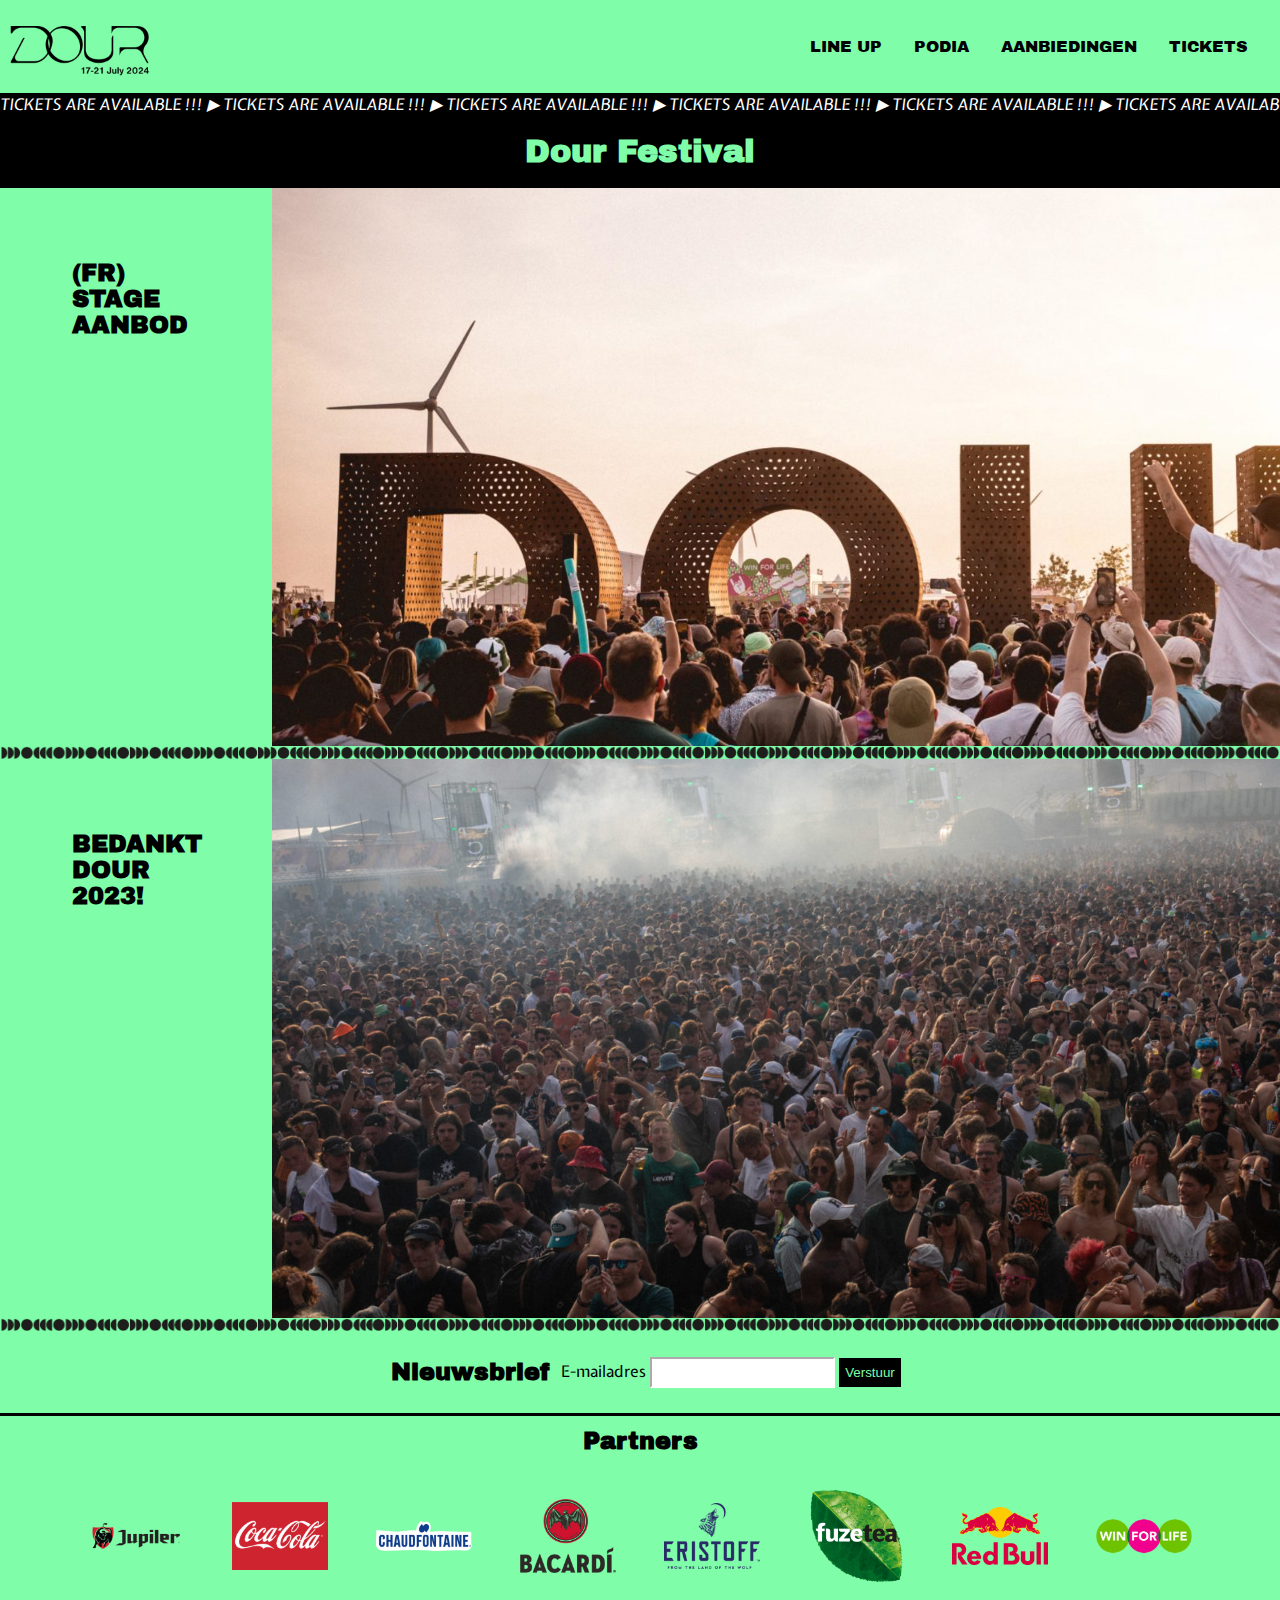
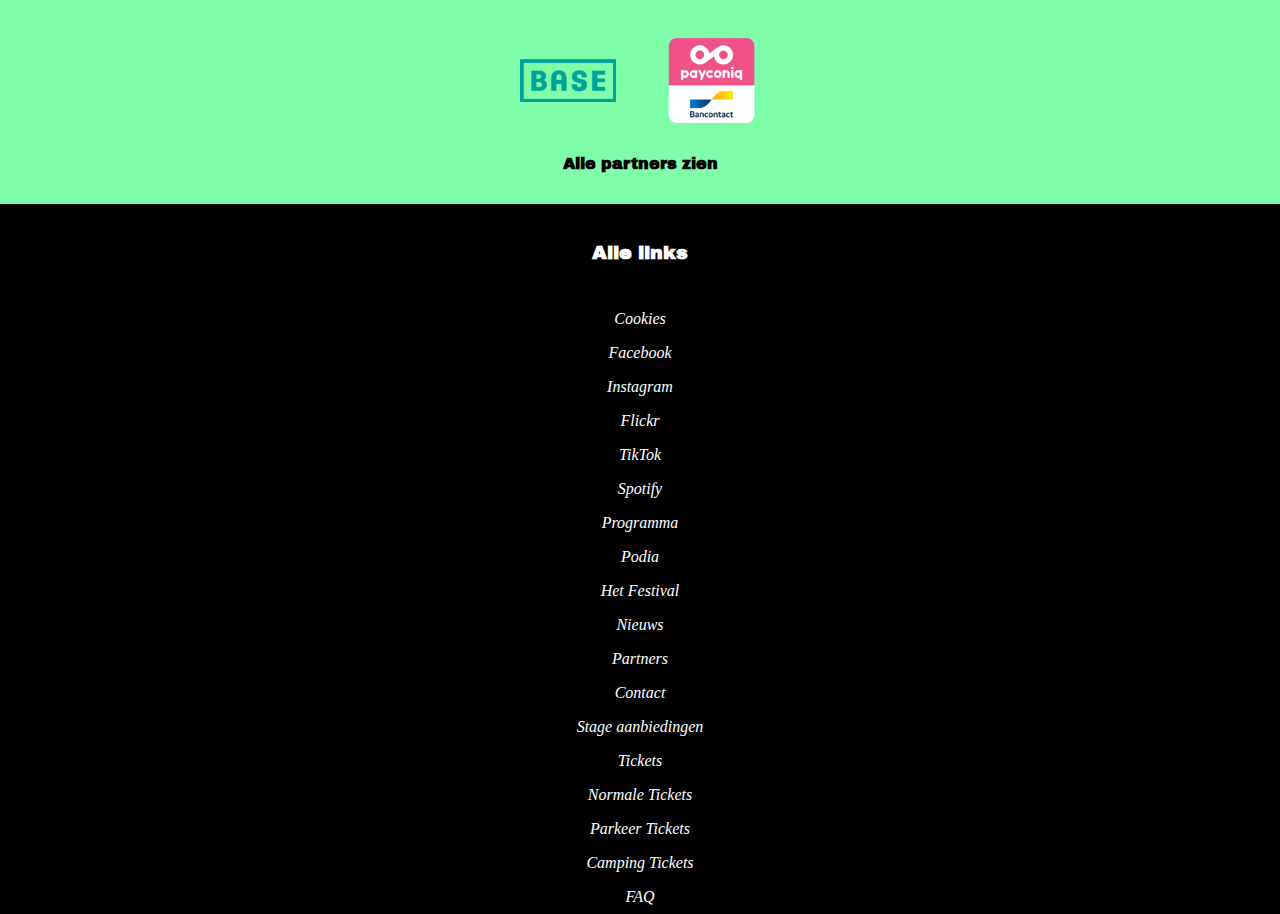
<file: index.html>
<!DOCTYPE html>
<html lang="nl">

<head>
	<meta charset="UTF-8">
	<meta name="author" content="jouw naam">
	<meta name="viewport" content="width=device-width, initial-scale=1">
	<title>Dour Festival</title>
	<link href="styles/style.css" rel="stylesheet">
	<link rel="icon" type="image/svg+xml" href="./images/dourfavicon.svg">
	<link rel="preconnect" href="https://fonts.googleapis.com">
	<link rel="preconnect" href="https://fonts.gstatic.com" crossorigin>
	<link href="https://fonts.googleapis.com/css2?family=Archivo+Black&family=Expletus+Sans&display=swap"
		rel="stylesheet">
</head>

<body>

	<header>

		<nav>
			<a href="./index.html"><img class="logo-header" src="./images/dour2024_Logo_Horizontal.png"
					alt="Logo van Dour Festival" aria-label="Welkom op de website van Dour Festival!"></a>
			<img class="hamburger-icon" src="./images/Hamburger_icon.png" alt="">
			<ul id="menu" class="menu-items">
				<li><a href="./pages/lineup.html">LINE UP</a></li>
				<li><a href="./pages/podia.html">PODIA</a></li>
				<li><a href="#">AANBIEDINGEN</a></li>
				<li><a href="#">TICKETS</a></li>
			</ul>


		</nav>

		<p>
			<span class="lopendeTekst">TICKETS
				ARE AVAILABLE !!! ▶ TICKETS ARE AVAILABLE !!! ▶ TICKETS ARE AVAILABLE !!! ▶
				TICKETS ARE AVAILABLE !!! ▶ TICKETS ARE AVAILABLE !!! ▶ TICKETS ARE AVAILABLE !!! ▶ TICKETS ARE
				AVAILABLE !!! ▶ TICKETS ARE AVAILABLE !!! ▶ TICKETS ARE AVAILABLE !!! ▶ TICKETS ARE AVAILABLE !!! ▶
				TICKETS ARE AVAILABLE !!! ▶ TICKETS ARE AVAILABLE !!! ▶ TICKETS ARE AVAILABLE !!! ▶ TICKETS ARE
				AVAILABLE !!! ▶
			</span>
		</p>


	</header>

	<main>

		<section class="homepagina">

			<h1 aria-label="Welkom op de website van Dour Festival!">Dour Festival</h1>
			<section>
				<a href="#">
					<h2>(FR) Stage aanbod</h2>
				</a>
				<img src="./images/dourletters.png"
					alt="Dour festival met mensen en levensgrote letters in de naam van Dour">
			</section>

			<img class="lijn" src="./images/lijn.jpeg" alt="">

			<section>
				<a href="#">
					<h2>Bedankt Dour 2023!</h2>
				</a>
				<img src="./images/mensen.png"
					alt="Dour festival met mensen en levensgrote letters in de naam van Dour">
			</section>

			<img class="lijn" src="./images/lijn.jpeg" alt="">

		</section>

		<section class="formulier" aria-label="Schrijf je in voor de nieuwsbrief">
			<a href="#">
				<h3>Nieuwsbrief</h3>
			</a>
			<form aria-label="Nieuwsbrief inschrijf formulier">
				<label for="email">E-mailadres</label>
				<input type="email" id="email" name="email" required>
				<button type="submit">Verstuur</button>
			</form>
		</section>

		<a href="#">
			<h3>Partners</h3>
		</a>
		<ul>
			<li><a href="#"><img src="./images/jupiler_horizontaal-300x81.png" alt="Jupiler"></a></li>
			<li><a href="#"><img src="./images/CocaCola_Classic_logo-300x212.jpg" alt="Coca Cola"></a></li>
			<li><a href="#"></a><img src="./images/CHAUDFONTAINE-STILL_script-300x95.png" alt="Chaudfontaine"></li>
			<li><a href="#"><img src="./images/BACARDI-300x233.png" alt="Bacardi"></a></li>
			<li><a href="#"><img src="./images/eristoff-300x205.png" alt="Eristoff"></a></li>
			<li><a href="#"><img src="./images/FUSETEA-WEB-300x285.png" alt="Fusetea"></a></li>
			<li><a href="#"><img src="./images/RB_Standard_Logo_cmyk_2017-1-300x182.png" alt="Redbull"></a></li>
			<li><a href="#"><img src="./images/Logo_WinForLife-300x181.png" alt="Win for live"></a></li>
			<li><a href="#"><img src="./images/BASE_LOGO_OCEAN_PMS-U-300x133.png" alt="Base"></a></li>
			<li><a href="#"><img src="./images/payconiq-1-300x292.png" alt="Payconiq"></a></li>
		</ul>

		<a href="#">
			<h4>Alle partners zien</h4>
		</a>

	</main>


	<footer>
		<a href="#">
			<h5 aria-label="Alle links van de website van Dour Festival">Alle links</h5>
		</a>
		<ul>
			<li><a href="#">Cookies</a></li>
			<li><a href="#">Facebook</a></li>
			<li><a href="#">Instagram</a></li>
			<li><a href="#">Flickr</a></li>
			<li><a href="#">TikTok</a></li>
			<li><a href="#">Spotify</a></li>
			<li><a href="#">Programma</a></li>
			<li><a href="#">Podia</a></li>
			<li><a href="#">Het Festival</a></li>
			<li><a href="#">Nieuws</a></li>
			<li><a href="#">Partners</a></li>
			<li><a href="#">Contact</a></li>
			<li><a href="#">Stage aanbiedingen</a></li>
			<li><a href="#">Tickets</a></li>
			<li><a href="#">Normale Tickets</a></li>
			<li><a href="#">Parkeer Tickets</a></li>
			<li><a href="#">Camping Tickets</a></li>
			<li><a href="#">FAQ</a></li>
		</ul>
	</footer>

	<script defer src="scripts/script.js"></script>

</body>

</html>
</file>
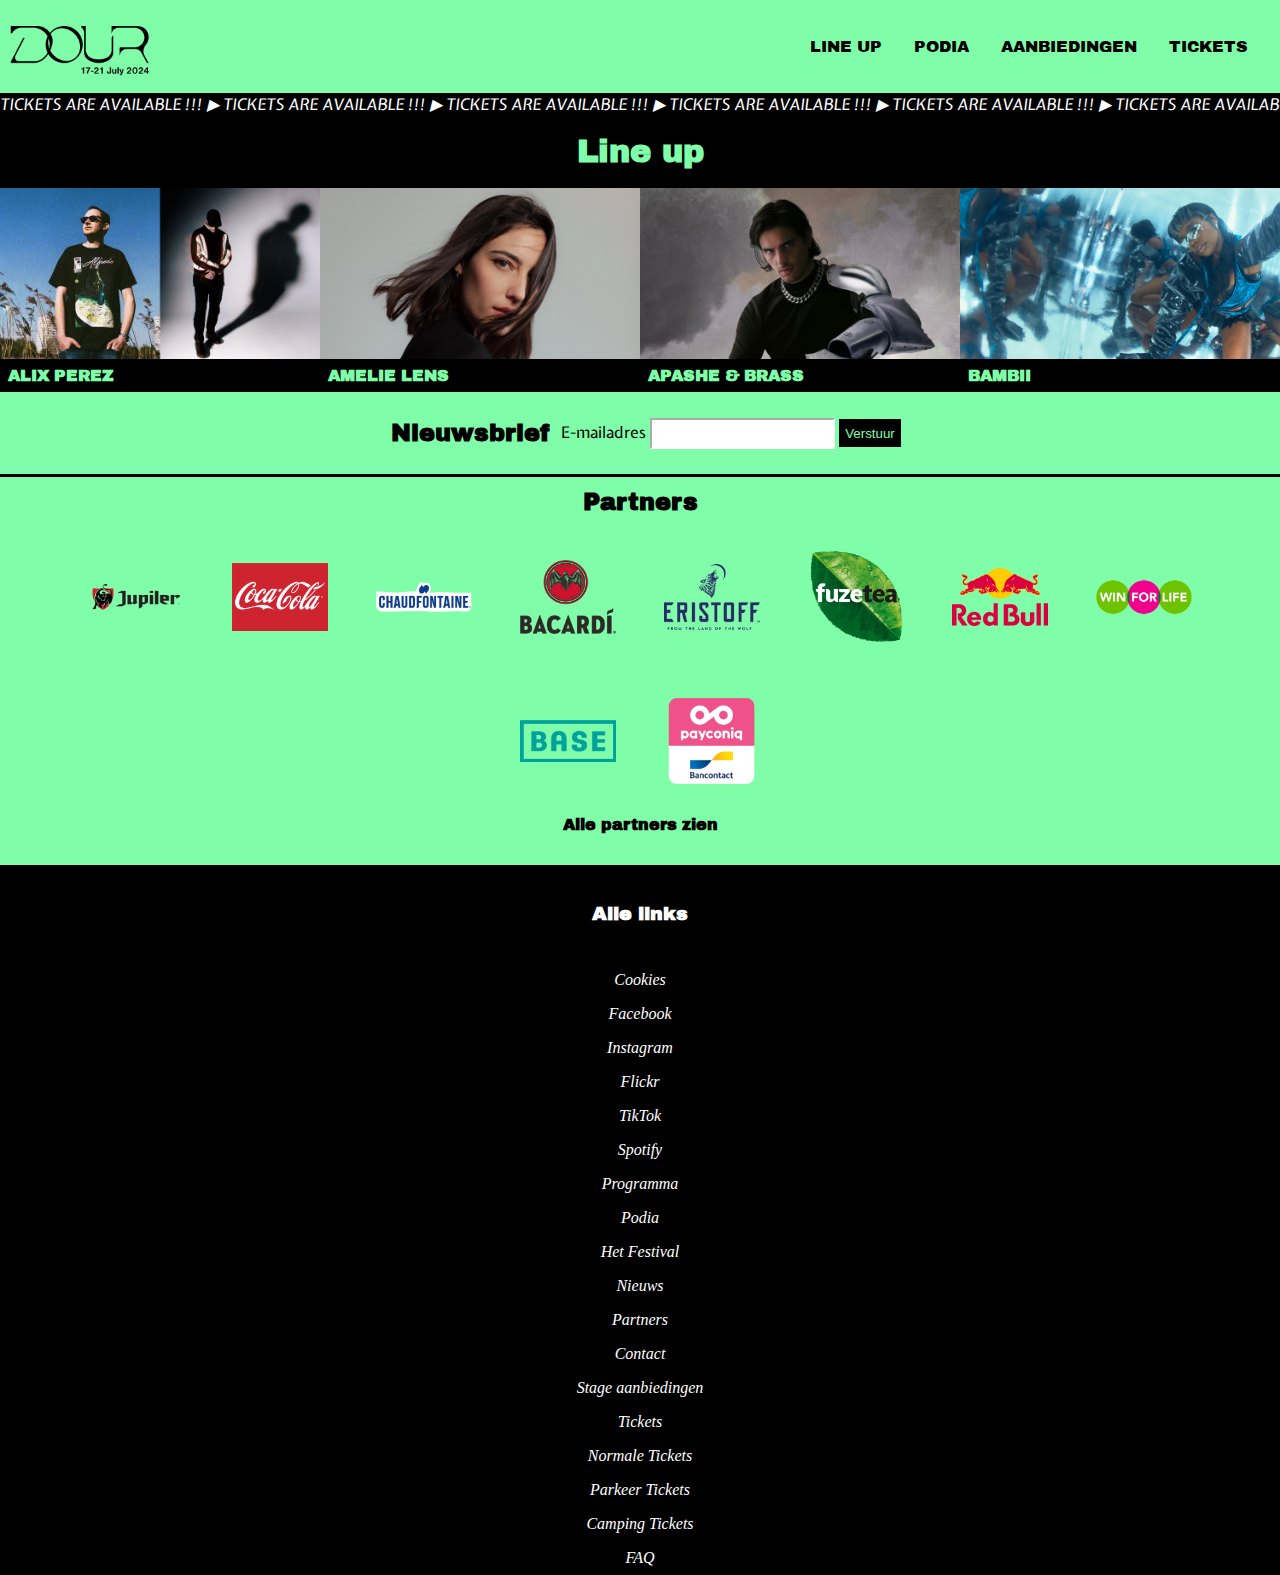
<file: pages/lineup.html>
<!DOCTYPE html>
<html lang="en">

<head>
    <meta charset="UTF-8">
    <meta http-equiv="X-UA-Compatible" content="IE=edge">
    <meta name="viewport" content="width=device-width, initial-scale=1.0">
    <title>Line up Dour Festival</title>
    <link href="../styles/style.css" rel="stylesheet">
    <link rel="icon" type="image/svg+xml" href="../images/dourfavicon.svg">
    <link rel="preconnect" href="https://fonts.googleapis.com">
    <link rel="preconnect" href="https://fonts.gstatic.com" crossorigin>
    <link href="https://fonts.googleapis.com/css2?family=Archivo+Black&family=Expletus+Sans&display=swap"
        rel="stylesheet">
</head>

<body>

    <header>

        <nav>
            <a href="../index.html"><img class="logo-header" src="../images/dour2024_Logo_Horizontal.png"
                    alt="Logo van Dour Festival"></a>
            <img class="hamburger-icon" src="../images/Hamburger_icon.png" alt="">
            <ul id="menu" class="menu-items">
                <li><a href="#">LINE UP</a></li>
                <li><a href="../pages/podia.html">PODIA</a></li>
                <li><a href="#">AANBIEDINGEN</a></li>
                <li><a href="#">TICKETS</a></li>
            </ul>


        </nav>

        <p>
            <span class="lopendeTekst">TICKETS
                ARE AVAILABLE !!! ▶ TICKETS ARE AVAILABLE !!! ▶ TICKETS ARE AVAILABLE !!! ▶
                TICKETS ARE AVAILABLE !!! ▶ TICKETS ARE AVAILABLE !!! ▶ TICKETS ARE AVAILABLE !!! ▶ TICKETS ARE
                AVAILABLE !!! ▶ TICKETS ARE AVAILABLE !!! ▶ TICKETS ARE AVAILABLE !!! ▶ TICKETS ARE AVAILABLE !!! ▶
                TICKETS ARE AVAILABLE !!! ▶ TICKETS ARE AVAILABLE !!! ▶ TICKETS ARE AVAILABLE !!! ▶ TICKETS ARE
                AVAILABLE !!! ▶
            </span>
        </p>


    </header>

    <main>

        <h1>Line up</h1>

        <section class="lineuppagina">
            <article class="item1">
                <a href="#"><img src="../images/alix.jpeg" alt="ALIX PEREZ">
                    <h2 aria-label="house muziek">ALIX PEREZ</h2>
                </a>
            </article>

            <article class="item2">
                <a href="#">
                    <img src="../images/amelie.jpeg" alt="AMELIE LENS">
                    <h2 aria-label="techno muziek">AMELIE LENS</h2>
                </a>
            </article>

            <article class="item3">
                <a href="#">
                    <img src="../images/opascha.jpeg" alt="APASHE & BRASS ORCHESTRA">
                    <h2 aria-label="techno muziek">APASHE & BRASS</h2>
                </a>
            </article>

            <article class="item4">
                <a href="#">
                    <img src="../images/bamii.jpeg" alt="BAMBII">
                    <h2 aria-label="techno muziek">BAMBII</h2>
                </a>
            </article>
        </section>


        <section class="formulier">
            <a href="#">
                <h3>Nieuwsbrief</h3>
            </a>
            <form aria-label="Nieuwsbrief inschrijf formulier">
                <label for="email">E-mailadres</label>
                <input type="email" id="email" name="email" required>
                <button type="submit">Verstuur</button>
            </form>
        </section>

        <a href="#">
            <h3>Partners</h3>
        </a>

        <ul>
            <li><a href="#"><img src="../images/jupiler_horizontaal-300x81.png" alt="Jupiler"></a></li>
            <li><a href="#"><img src="../images/CocaCola_Classic_logo-300x212.jpg" alt="Coca Cola"></a></li>
            <li><a href="#"><img src="../images/CHAUDFONTAINE-STILL_script-300x95.png" alt="Chaudfontaine"></a></li>
            <li><a href="#"><img src="../images/BACARDI-300x233.png" alt="Bacardi"></a></li>
            <li><a href="#"><img src="../images/eristoff-300x205.png" alt="Eristoff"></a></li>
            <li><a href="#"><img src="../images/FUSETEA-WEB-300x285.png" alt="Fusetea"></a></li>
            <li><a href="#"><img src="../images/RB_Standard_Logo_cmyk_2017-1-300x182.png" alt="Redbull"></a></li>
            <li><a href="#"><img src="../images/Logo_WinForLife-300x181.png" alt="Win for live"></a></li>
            <li><a href="#"><img src="../images/BASE_LOGO_OCEAN_PMS-U-300x133.png" alt="Base"></a></li>
            <li><a href="#"><img src="../images/payconiq-1-300x292.png" alt="Payconiq"></a></li>
        </ul>
        <a href="#">
            <h4>Alle partners zien</h4>
        </a>
    </main>


    <footer>
        <a href="#">
            <h5 aria-label="Alle links van de website van Dour Festival">Alle links</h5>
        </a>
        <ul>
            <li><a href="#">Cookies</a></li>
            <li><a href="#">Facebook</a></li>
            <li><a href="#">Instagram</a></li>
            <li><a href="#">Flickr</a></li>
            <li><a href="#">TikTok</a></li>
            <li><a href="#">Spotify</a></li>
            <li><a href="#">Programma</a></li>
            <li><a href="#">Podia</a></li>
            <li><a href="#">Het Festival</a></li>
            <li><a href="#">Nieuws</a></li>
            <li><a href="#">Partners</a></li>
            <li><a href="#">Contact</a></li>
            <li><a href="#">Stage aanbiedingen</a></li>
            <li><a href="#">Tickets</a></li>
            <li><a href="#">Normale Tickets</a></li>
            <li><a href="#">Parkeer Tickets</a></li>
            <li><a href="#">Camping Tickets</a></li>
            <li><a href="#">FAQ</a></li>
        </ul>
    </footer>

    <script defer src="../scripts/script.js"></script>

</body>

</html>
</file>
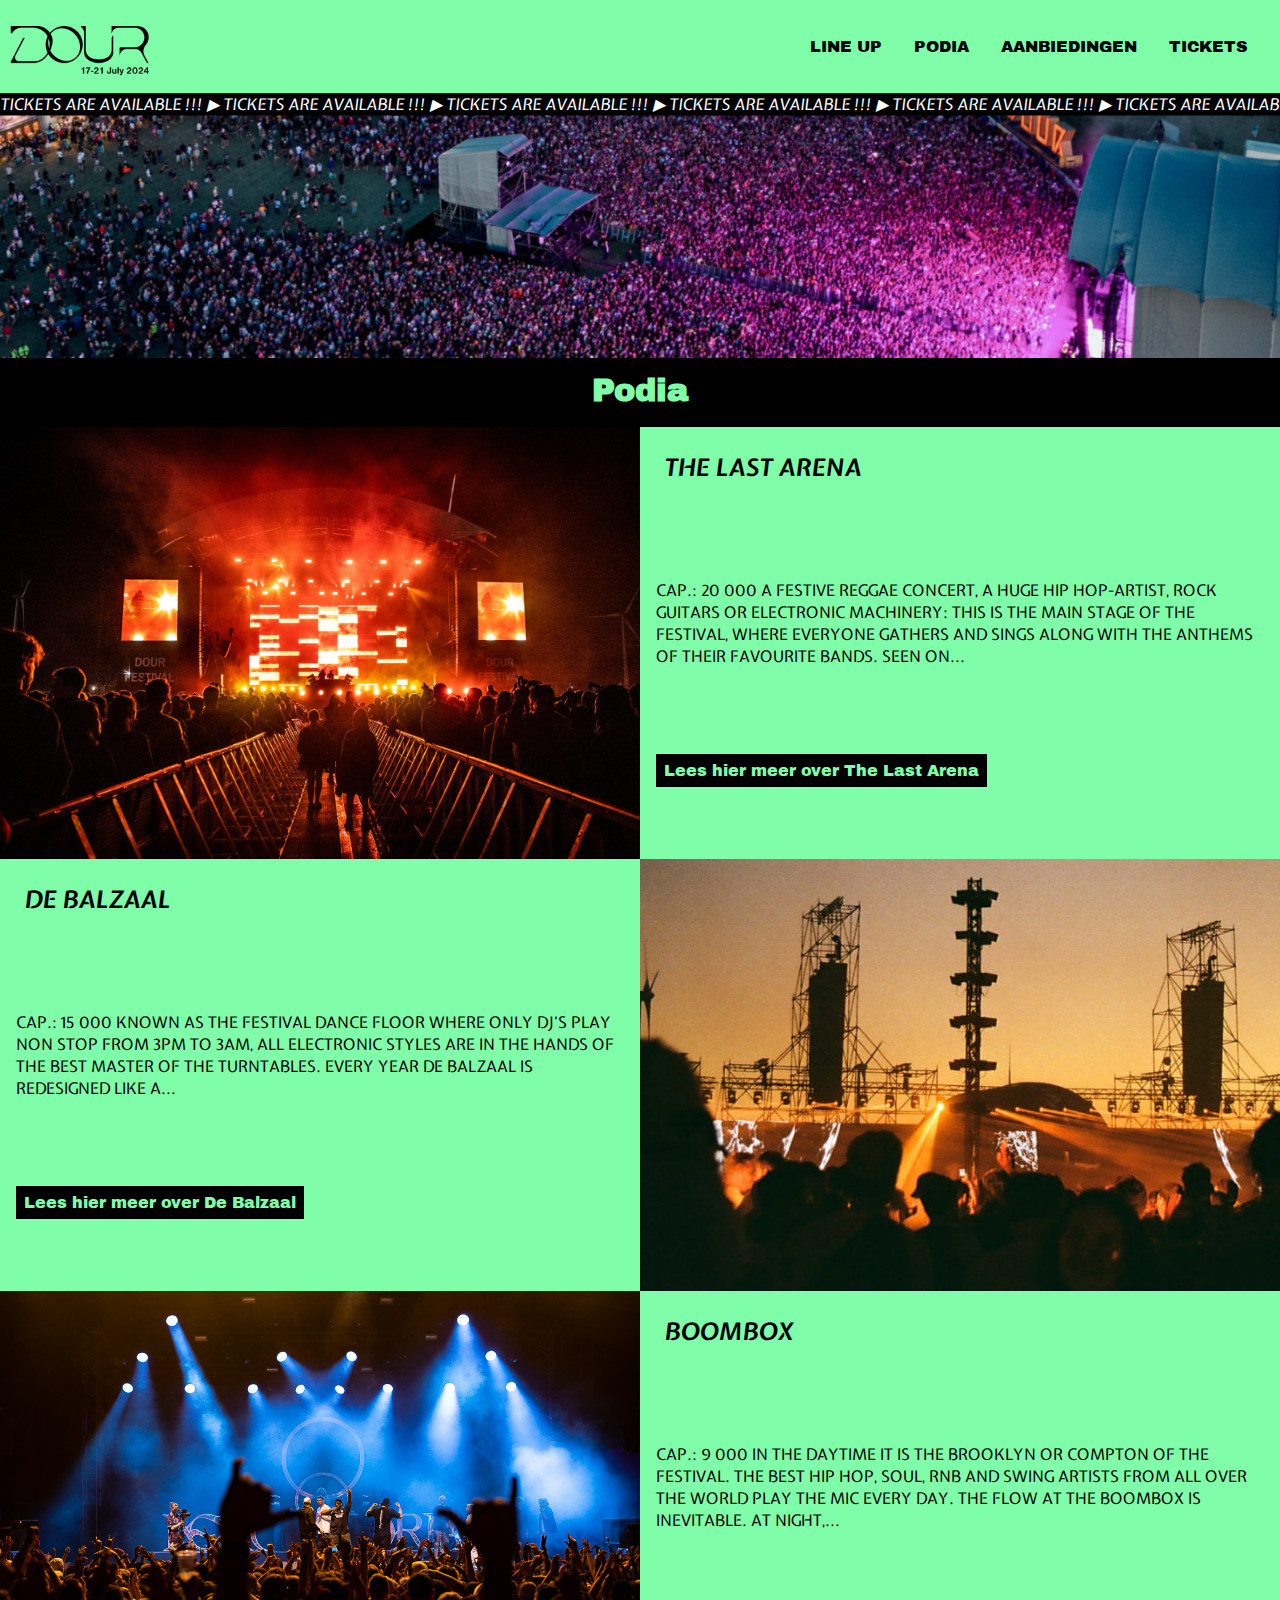
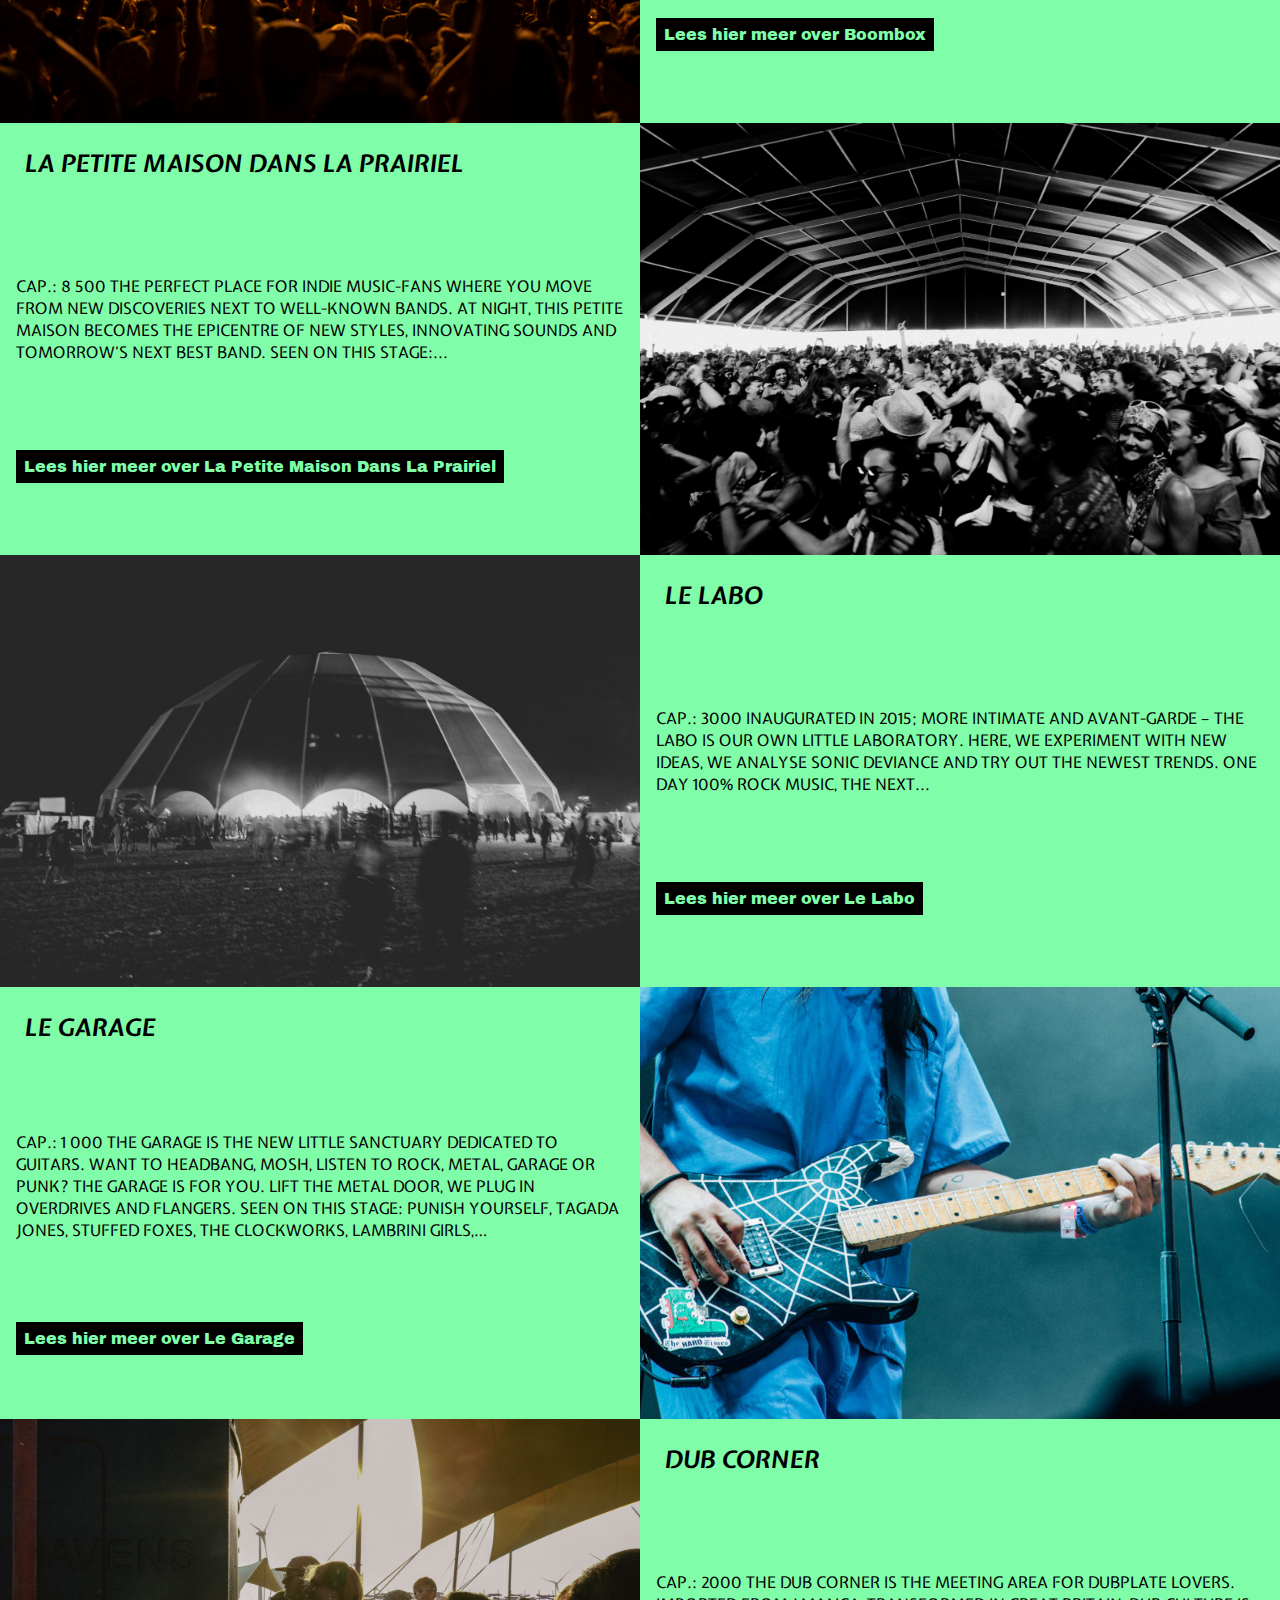
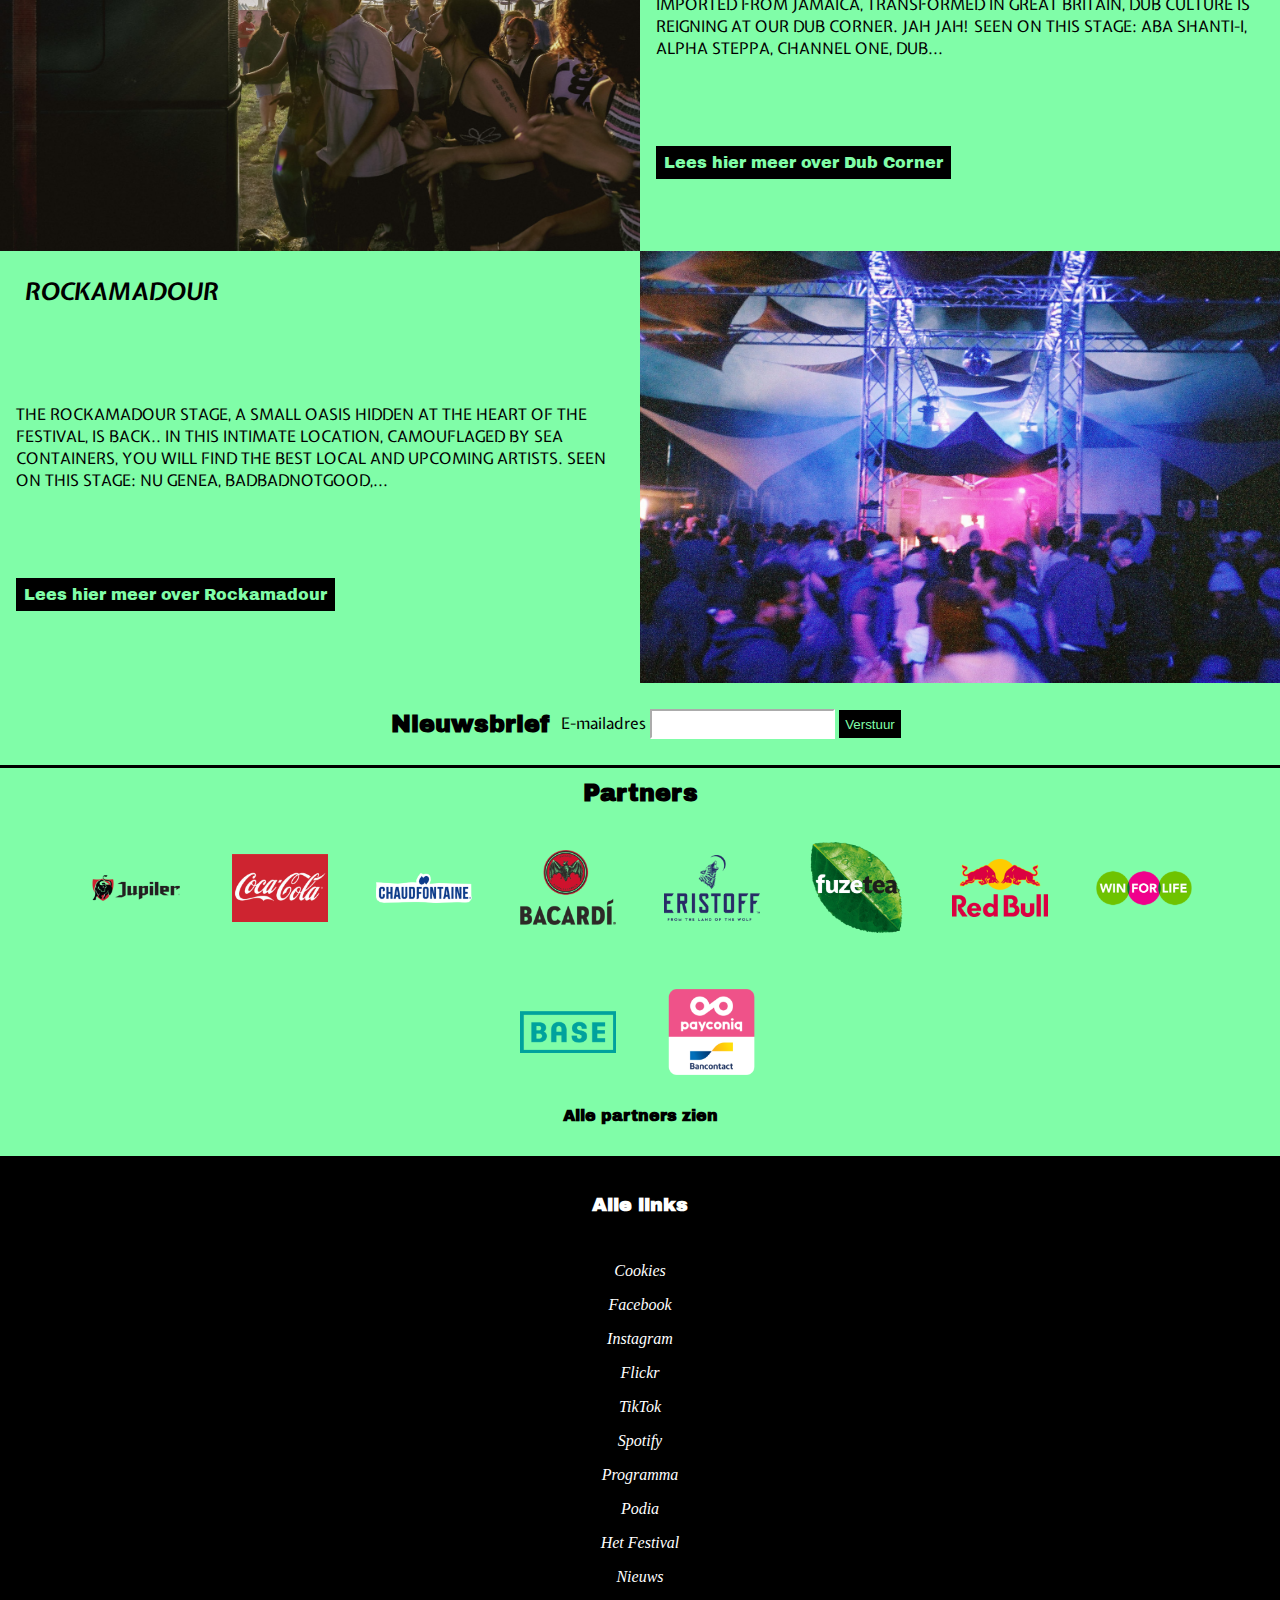
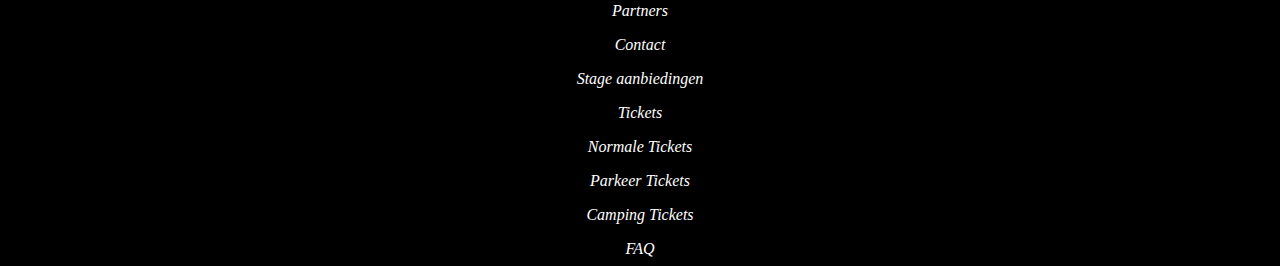
<file: pages/podia.html>
<!DOCTYPE html>
<html lang="nl">

<head>
    <meta charset="UTF-8">
    <meta name="author" content="jouw naam">
    <meta name="viewport" content="width=device-width, initial-scale=1">
    <title>Podia Dour Festival</title>
    <link href="../styles/style.css" rel="stylesheet">
    <link rel="icon" type="image/svg+xml" href="../images/dourfavicon.svg">
    <link rel="preconnect" href="https://fonts.googleapis.com">
    <link rel="preconnect" href="https://fonts.gstatic.com" crossorigin>
    <link href="https://fonts.googleapis.com/css2?family=Archivo+Black&family=Expletus+Sans&display=swap"
        rel="stylesheet">
</head>

<body>

    <header>

        <nav>
            <a href="../index.html"><img class="logo-header" src="../images/dour2024_Logo_Horizontal.png"
                    alt="Logo van Dour Festival"></a>
            <img class="hamburger-icon" src="../images/Hamburger_icon.png" alt="">
            <ul id="menu" class="menu-items">
                <li><a href="../pages/lineup.html">LINE UP</a></li>
                <li><a href="../pages/podia.html">PODIA</a></li>
                <li><a href="#">AANBIEDINGEN</a></li>
                <li><a href="#">TICKETS</a></li>
            </ul>


        </nav>

        <p>
            <span class="lopendeTekst"> TICKETS ARE AVAILABLE !!! ▶ TICKETS ARE AVAILABLE !!! ▶ TICKETS ARE AVAILABLE
                !!! ▶ TICKETS ARE AVAILABLE !!! ▶ TICKETS ARE AVAILABLE !!! ▶ TICKETS ARE AVAILABLE !!! ▶ TICKETS ARE
                AVAILABLE !!! ▶ TICKETS ARE AVAILABLE !!! ▶ TICKETS ARE AVAILABLE !!! ▶ TICKETS ARE AVAILABLE !!! ▶
                TICKETS ARE AVAILABLE !!! ▶ TICKETS ARE AVAILABLE !!! ▶ TICKETS ARE AVAILABLE !!! ▶ TICKETS ARE
                AVAILABLE !!! ▶
            </span>
        </p>

    </header>

    <main>

        <article>
            <img class="podiafoto" src="../images/dourfestivalbanner.png" alt="">
            <h1>Podia</h1>
        </article>

        <section class="podiapagina">

            <!-- Eerste blok -->
            <section>
                <article>
                    <h2>THE LAST ARENA</h2>
                    <p>CAP.: 20 000 A FESTIVE REGGAE CONCERT, A HUGE HIP HOP-ARTIST, ROCK GUITARS OR ELECTRONIC
                        MACHINERY:
                        THIS
                        IS THE MAIN STAGE OF THE FESTIVAL, WHERE EVERYONE GATHERS AND SINGS ALONG WITH THE ANTHEMS OF
                        THEIR
                        FAVOURITE BANDS. SEEN ON...
                    </p>
                    <a href="#">Lees hier meer over The Last Arena</a>
                </article>
                <article>
                    <img src="../images/©Olivier-Bourgi-1600x1067.jpeg" alt="foto van mainstage ">
                </article>
            </section>

            <!-- Tweede blok -->
            <section>
                <article>
                    <h2>DE BALZAAL</h2>
                    <p>CAP.: 15 000 KNOWN AS THE FESTIVAL DANCE FLOOR WHERE ONLY DJ’S PLAY NON STOP FROM 3PM TO 3AM, ALL
                        ELECTRONIC STYLES ARE IN THE HANDS OF THE BEST MASTER OF THE TURNTABLES. EVERY YEAR DE BALZAAL
                        IS
                        REDESIGNED LIKE A...
                    </p>
                    <a href="#">Lees hier meer over De Balzaal</a>
                </article>

                <article>
                    <img src="../images/balzaal-1-1600x495.jpeg" alt="foto van de balzaal">
                </article>

            </section>

            <!-- Derde blok -->
            <section>
                <article>
                    <h2>BOOMBOX</h2>
                    <p>CAP.: 9 000 IN THE DAYTIME IT IS THE BROOKLYN OR COMPTON OF THE FESTIVAL. THE BEST HIP HOP, SOUL,
                        RNB
                        AND
                        SWING ARTISTS FROM ALL OVER THE WORLD PLAY THE MIC EVERY DAY. THE FLOW AT THE BOOMBOX IS
                        INEVITABLE.
                        AT
                        NIGHT,...
                    </p>
                    <a href="#">Lees hier meer over Boombox</a>
                </article>

                <article>
                    <img src="../images/D1-BB-Ambiance-public-@vyzkah-festivaldour2022-5.jpeg"
                        alt="mensen aan het dansen">
                </article>
            </section>


            <!-- Vierde blok -->
            <section>
                <article>
                    <h2>LA PETITE MAISON DANS LA PRAIRIEL</h2>
                    <p>CAP.: 8 500 THE PERFECT PLACE FOR INDIE MUSIC-FANS WHERE YOU MOVE FROM NEW DISCOVERIES NEXT TO
                        WELL-KNOWN
                        BANDS. AT NIGHT, THIS PETITE MAISON BECOMES THE EPICENTRE OF NEW STYLES, INNOVATING SOUNDS AND
                        TOMORROW’S NEXT BEST BAND. SEEN ON THIS STAGE:...
                    </p>
                    <a href="#">Lees hier meer over La Petite Maison Dans La Prairiel</a>
                </article>

                <article>
                    <img src="../images/PMP-©Solenn-Fort-1600x1067.jpeg" alt="mensen aan het dansen">
                </article>
            </section>

            <!-- Vijfde blok -->
            <section>
                <article>
                    <h2>LE LABO</h2>
                    <p>CAP.: 3000 INAUGURATED IN 2015; MORE INTIMATE AND AVANT-GARDE – THE LABO IS OUR OWN LITTLE
                        LABORATORY.
                        HERE, WE EXPERIMENT WITH NEW IDEAS, WE ANALYSE SONIC DEVIANCE AND TRY OUT THE NEWEST TRENDS. ONE
                        DAY
                        100% ROCK MUSIC, THE NEXT...
                    </p>
                    <a href="#">Lees hier meer over Le Labo</a>
                </article>

                <article>
                    <img src="../images/labo-1600x1066.jpeg" alt="foto van de balzaal">
                </article>
            </section>

            <!-- Zesde blok -->
            <section>
                <article>
                    <h2>LE GARAGE</h2>
                    <p>CAP.: 1 000 THE GARAGE IS THE NEW LITTLE SANCTUARY DEDICATED TO GUITARS. WANT TO HEADBANG, MOSH,
                        LISTEN
                        TO ROCK, METAL, GARAGE OR PUNK? THE GARAGE IS FOR YOU. LIFT THE METAL DOOR, WE PLUG IN
                        OVERDRIVES
                        AND
                        FLANGERS.
                        SEEN ON THIS STAGE: PUNISH YOURSELF, TAGADA JONES, STUFFED FOXES, THE CLOCKWORKS, LAMBRINI
                        GIRLS,…
                    </p>
                    <a href="#">Lees hier meer over Le Garage</a>
                </article>

                <article>
                    <img src="../images/manmetgitaar.jpeg" alt="Man die gitaar speelt">
                </article>
            </section>

            <!-- Zevende blok -->
            <section>
                <article>
                    <h2>DUB CORNER</h2>
                    <p>CAP.: 2000 THE DUB CORNER IS THE MEETING AREA FOR DUBPLATE LOVERS. IMPORTED FROM JAMAICA,
                        TRANSFORMED
                        IN
                        GREAT BRITAIN, DUB CULTURE IS REIGNING AT OUR DUB CORNER. JAH JAH! SEEN ON THIS STAGE: ABA
                        SHANTI-I,
                        ALPHA STEPPA, CHANNEL ONE, DUB...
                    </p>
                    <a href="#">Lees hier meer over Dub Corner</a>
                </article>

                <article>
                    <img src="../images/dansendemensen.jpeg" alt="Mensen aan het dansen">
                </article>
            </section>

            <!-- Achtste blok -->
            <section>
                <article>
                    <h2>ROCKAMADOUR</h2>
                    <p>THE ROCKAMADOUR STAGE, A SMALL OASIS HIDDEN AT THE HEART OF THE FESTIVAL, IS BACK.. IN THIS
                        INTIMATE
                        LOCATION, CAMOUFLAGED BY SEA CONTAINERS, YOU WILL FIND THE BEST LOCAL AND UPCOMING ARTISTS. SEEN
                        ON
                        THIS
                        STAGE: NU GENEA, BADBADNOTGOOD,...
                    </p>
                    <a href="#">Lees hier meer over Rockamadour</a>
                </article>

                <article>
                    <img src="../images/rockamadour-1600x1052.jpeg" alt="ambinance foto van Dour Festival">
                </article>
            </section>

        </section>

        <section class="formulier" aria-label="Schrijf je in voor de nieuwsbrief">
            <a href="#">
                <h3>Nieuwsbrief</h3>
            </a>
            <form aria-label="Nieuwsbriefinschrijfformulier">
                <label for="email">E-mailadres</label>
                <input type="email" id="email" name="email" required>
                <button type="submit">Verstuur</button>
            </form>
        </section>

        <a href="#">
            <h3>Partners</h3>
        </a>

        <ul>
            <li><a href="#"><img src="../images/jupiler_horizontaal-300x81.png" alt="Jupiler"></a></li>
            <li><a href="#"><img src="../images/CocaCola_Classic_logo-300x212.jpg" alt="Coca Cola"></a></li>
            <li><a href="#"><img src="../images/CHAUDFONTAINE-STILL_script-300x95.png" alt="Chaudfontaine"></a></li>
            <li><a href="#"><img src="../images/BACARDI-300x233.png" alt="Bacardi"></a></li>
            <li><a href="#"><img src="../images/eristoff-300x205.png" alt="Eristoff"></a></li>
            <li><a href="#"><img src="../images/FUSETEA-WEB-300x285.png" alt="Fusetea"></a></li>
            <li><a href="#"><img src="../images/RB_Standard_Logo_cmyk_2017-1-300x182.png" alt="Redbull"></a></li>
            <li><a href="#"><img src="../images/Logo_WinForLife-300x181.png" alt="Win for live"></a></li>
            <li><a href="#"><img src="../images/BASE_LOGO_OCEAN_PMS-U-300x133.png" alt="Base"></a></li>
            <li><a href="#"><img src="../images/payconiq-1-300x292.png" alt="Payconiq"></a></li>
        </ul>

        <a href="#">
            <h4>Alle partners zien</h4>
        </a>

    </main>


    <footer>
        <a href="#">
            <h5 aria-label="Alle links van de website van Dour Festival">Alle links</h5>
        </a>
        <ul>

            <li><a href="#">Cookies</a></li>
            <li><a href="#">Facebook</a></li>
            <li><a href="#">Instagram</a></li>
            <li><a href="#">Flickr</a></li>
            <li><a href="#">TikTok</a></li>
            <li><a href="#">Spotify</a></li>
            <li><a href="#">Programma</a></li>
            <li><a href="#">Podia</a></li>
            <li><a href="#">Het Festival</a></li>
            <li><a href="#">Nieuws</a></li>
            <li><a href="#">Partners</a></li>
            <li><a href="#">Contact</a></li>
            <li><a href="#">Stage aanbiedingen</a></li>
            <li><a href="#">Tickets</a></li>
            <li><a href="#">Normale Tickets</a></li>
            <li><a href="#">Parkeer Tickets</a></li>
            <li><a href="#">Camping Tickets</a></li>
            <li><a href="#">FAQ</a></li>
        </ul>
    </footer>

    <script defer src="../scripts/script.js"></script>


</body>
</file>
<file: styles/style.css>
/**************/
/* CSS REMEDY */
/**************/
*,
*::after,
*::before {
	box-sizing: border-box;
}

/*********************/
/* CUSTOM PROPERTIES */
/*********************/
:root {
	/* startje */
	--color-text: #111;
	--color-background: #eee;
}

/****************/
/* JOUW STYLING */
/****************/

/* eigen code */
* {
	margin: 0;
	text-decoration: none;
}

body {
	overflow-x: hidden;
	height: 100%;
	width: 100%;
	background-color: #80fda8;
}

/* alle tekst */
p {
	font-family: 'Expletus Sans', sans-serif;
}

/* stijling header */
header p {
	background-color: black;
}

header button {
	text-decoration: none;
}

/* kleine grijze button laten verdwijnen */
button {
	margin: 0;
	padding: 0;
	border: none;
	background: none;
}

/* stijling koppen */
h1,
h2,
h3,
h4,
h5 {
	font-family: 'Archivo Black', sans-serif;

}

h1 {
	color: #80fda8;
	background: black;
	text-align: center;
	padding: 0.6em;
	display: block;
	width: 100vw;
}

h2 {
	color: black;
	width: 10vw;
	margin: 3em;
	justify-content: center;
	text-transform: uppercase;
	z-index: 2;
}

h3 {
	text-align: center;
	font-size: x-large;
	padding: 0.5em;
	text-align: center;
	color: black;
}

h4 {
	display: flex;
	color: black;
	padding-bottom: 2em;
	justify-content: center;
	text-decoration: none;
}

h5 {
	color: white;
	text-align: center;
	font-size: larger;
	padding: 2em;
	background-color: black;
}

/* Stijling navigatie */
nav {
	font-family: 'Archivo Black', sans-serif;
	display: flex;
	flex-wrap: wrap;
	color: black;
	justify-content: space-between;
}

nav img {
	width: 10em;
}

nav ul li {
	margin: 1em;
}

nav ul li a {
	text-decoration: none;
	list-style: none;
	color: black;

}

nav li a:hover {
	color: #80fda8;
	background-color: black;
	transition: 0.5s;
}

/* Stijling hamburgermenu foto */
.hamburgermenu {
	min-width: 3em;
	max-width: 3em;
	margin-right: 0.3em;
	margin-top: 0;
	position: absolute;
	top: 0.2em;
	right: 1em;
}

/* Stijling animatie in header */
.lopendeTekst {
	font-style: italic;
	color: white;
	display: block;
	max-height: 3vh;
	white-space: nowrap;
	animation: beweegNaarLinks 80s infinite;
}

span {
	width: 100vw;
}

/* Animatie */
@keyframes beweegNaarLinks {
	from {
		transform: translateX(0%);
		/* Beginpositie helemaal rechts buiten het scherm */
		background-color: black;
	}

	to {
		transform: translateX(-100%);
		/* Eindpositie helemaal links buiten het scherm */
		background-color: black;
	}

	/* Voeg deze regel toe om de achtergrondkleur altijd zwart te houden */
	0%,
	100% {
		background-color: black;
	}
}

/* Stijling inschrijfformulier nieuwsbrief */
.formulier {
	font-family: 'Expletus Sans', sans-serif;
	display: flex;
	align-items: center;
	justify-content: center;
	padding: 1em;
	border-bottom: 3px solid black;
}

.formulier button {
	background-color: black;
	padding: 0.5em;
	color: #80fda8;
}

.formulier input {
	background-color: white;
	border-color: white;
	min-height: 2.3em;
	max-height: 2.3em;
}

/* stijling home pagina */
.homepagina {
	display: flex;
	flex-wrap: wrap;
	flex-direction: column;
	justify-content: space-between;
}

main img {
	width: 100%;
}

.lijn {
	width: 100vw;
}

section {
	display: flex;
	flex-wrap: nowrap;
	justify-content: space-between;
	background-color: #80fda8;
}

.hamburger-icon {
	display: none;
	z-index: 2;
}

.menu-items {
	display: flex;
	width: fit-content;
}

@media (max-width: 47em) {
	.hamburger-icon {
		display: inline-block;
		max-width: 2em;
		max-height: 2em;
		margin: 0.5em;
	}

	.logo-header {
		max-height: 3em;
		width: auto;
	}

	nav ul {
		width: 100%;
		display: flex;
		flex-direction: row;
		flex-wrap: nowrap;
		justify-content: end;
		flex-direction: column;
	}

	nav a {
		width: 80%;
		height: fit-content;
	}

	nav {
		height: 3.3em;
		transition: all .3s ease;
	}

	nav.open {
		height: 16em;
	}

	#menu {
		transition: all .3s ease;
		opacity: 0;
		transform: translateY(-10em);
	}

	#menu.open {
		opacity: 1;
		transform: translateY(0);
	}

	.homepagina section {
		flex-wrap: wrap;
		flex-direction: column-reverse;
		justify-content: space-between;
	}

	.homepagina section h2 {
		width: 100%;
		background: #111;
		color: #80fda8;
		margin: 0;
		padding: 1em;
	}

	.homepagina section img {
		width: 100%;
	}
}

/* Stijling line up pagina */
.lineuppagina h2 {
	font-family: 'Archivo Black', sans-serif;
	font-size: 1em;
	font-style: normal;
	background-color: black;
	color: #80fda8;
	width: 100%;
	margin: 0;
	overflow: auto;
	padding: .5em;
}

.lineuppagina h2:hover {
	position: relative;
}

.lineuppagina img {
	margin-bottom: -4px;
	height: auto;
}

.lineuppagina {
	display: flex;
	flex-direction: column;
}

.lineuppagina article {
	width: 100%;
}

/* Stijling desktop line up pagina */
@media (min-width: 47em) {
	.lineuppagina {
		flex-direction: row;
	}

	.lineuppagina article {
		width: 25%;
	}

	.item1 {
		grid-column: 1 / 2;
		align-items: stretch;
	}

	.item2 {
		grid-column: 2 / 3;
		align-items: stretch;
	}

	.item3 {
		grid-column: 3 / 4;
		align-items: stretch;
	}

	.item4 {
		grid-column: 4 / 5;
		align-items: stretch;
	}

	.lineuppagina img {
		max-width: 100%;
		height: auto;
	}
}

/* stijling podia pagina */
.podiafoto {
	margin-bottom: -0.5em;
}

.podiapagina {
	display: flex;
	flex-wrap: wrap;
}

.podiapagina section {
	display: flex;
	flex-direction: column-reverse;
}

.podiapagina article {
	display: flex;
	flex-wrap: wrap;
	max-width: 100%;
	width: 100%;
	align-items: baseline;
}

.podiapagina article a {
	display: block;
	padding: 0.5em;
	background-color: black;
	color: #80fda8;
	font-family: 'Archivo Black', sans-serif;
	margin: 1em;
	text-decoration: none;
}

.podiapagina article a:hover {
	background-color: white;
	position: relative;
	z-index: 3;
	color: black;
}

.podiapagina article p {
	margin: 1em;
}

.podiapagina article h2 {
	width: 100%;
	font-family: 'Expletus Sans', sans-serif;
	font-style: italic;
	margin: 1em;
}

.podiapagina img {
	width: 100%;
	height: 100%;
	display: flex;
	justify-content: center;
	align-items: center;
	object-fit: cover;
}

@media (min-width: 47em) {
	.podiapagina {
		display: flex;
		flex-direction: column;
		grid-template-columns: 50% 50%;
		width: 100vw;
	}

	.podiapagina img {
		height: 27em;
	}

	.podiapagina section {
		display: flex;
		flex-direction: row;
	}

	.podiapagina section:nth-of-type(odd) {
		flex-direction: row-reverse;
	}

	.podiapagina article {
		max-width: 50%;
		width: 50%;
	}
}

/* Stijling overzicht van alle partners  */
ul {
	display: flex;
	flex-wrap: wrap;
	justify-content: space-between;
	align-items: center;
	list-style: none;
	margin-right: 1em;
	padding-left: 0;
	justify-content: center;
	width: 100%;
}

ul img {
	min-width: 7em;
	max-width: 7em;
	margin: 1em;
	padding: 0.5em;
}

/* Stijling footer */
footer a {
	width: 100%;
	color: white;
	text-decoration: none;
}

footer ul {
	display: flex;
	flex-wrap: wrap;
	background-color: black;
	width: 100%;
}

footer li {
	min-width: 100%;
	max-width: 100%;
	background-color: black;
	text-align: center;
	padding: 0.5em;
	font-style: italic;
}

footer a {
	background-color: black;
}

footer a:hover {
	color: #80fda8;
}
</file>
